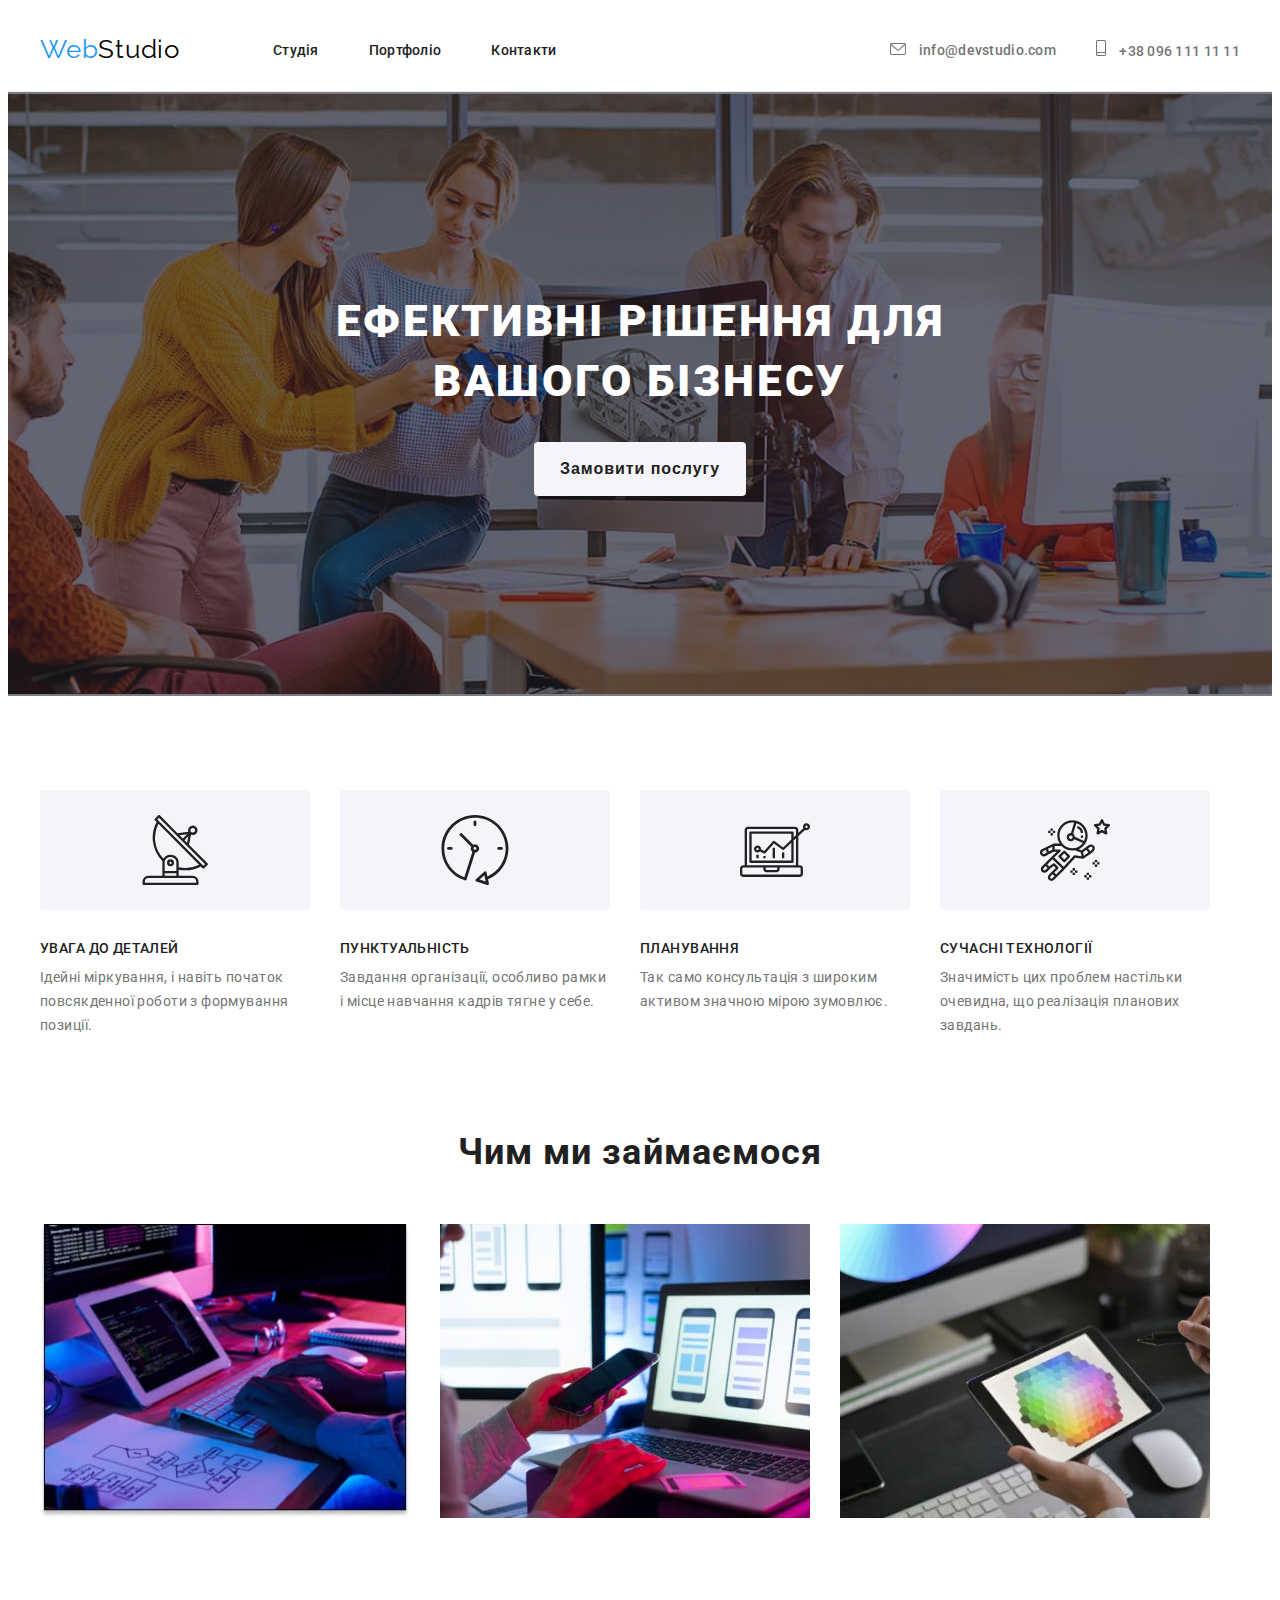
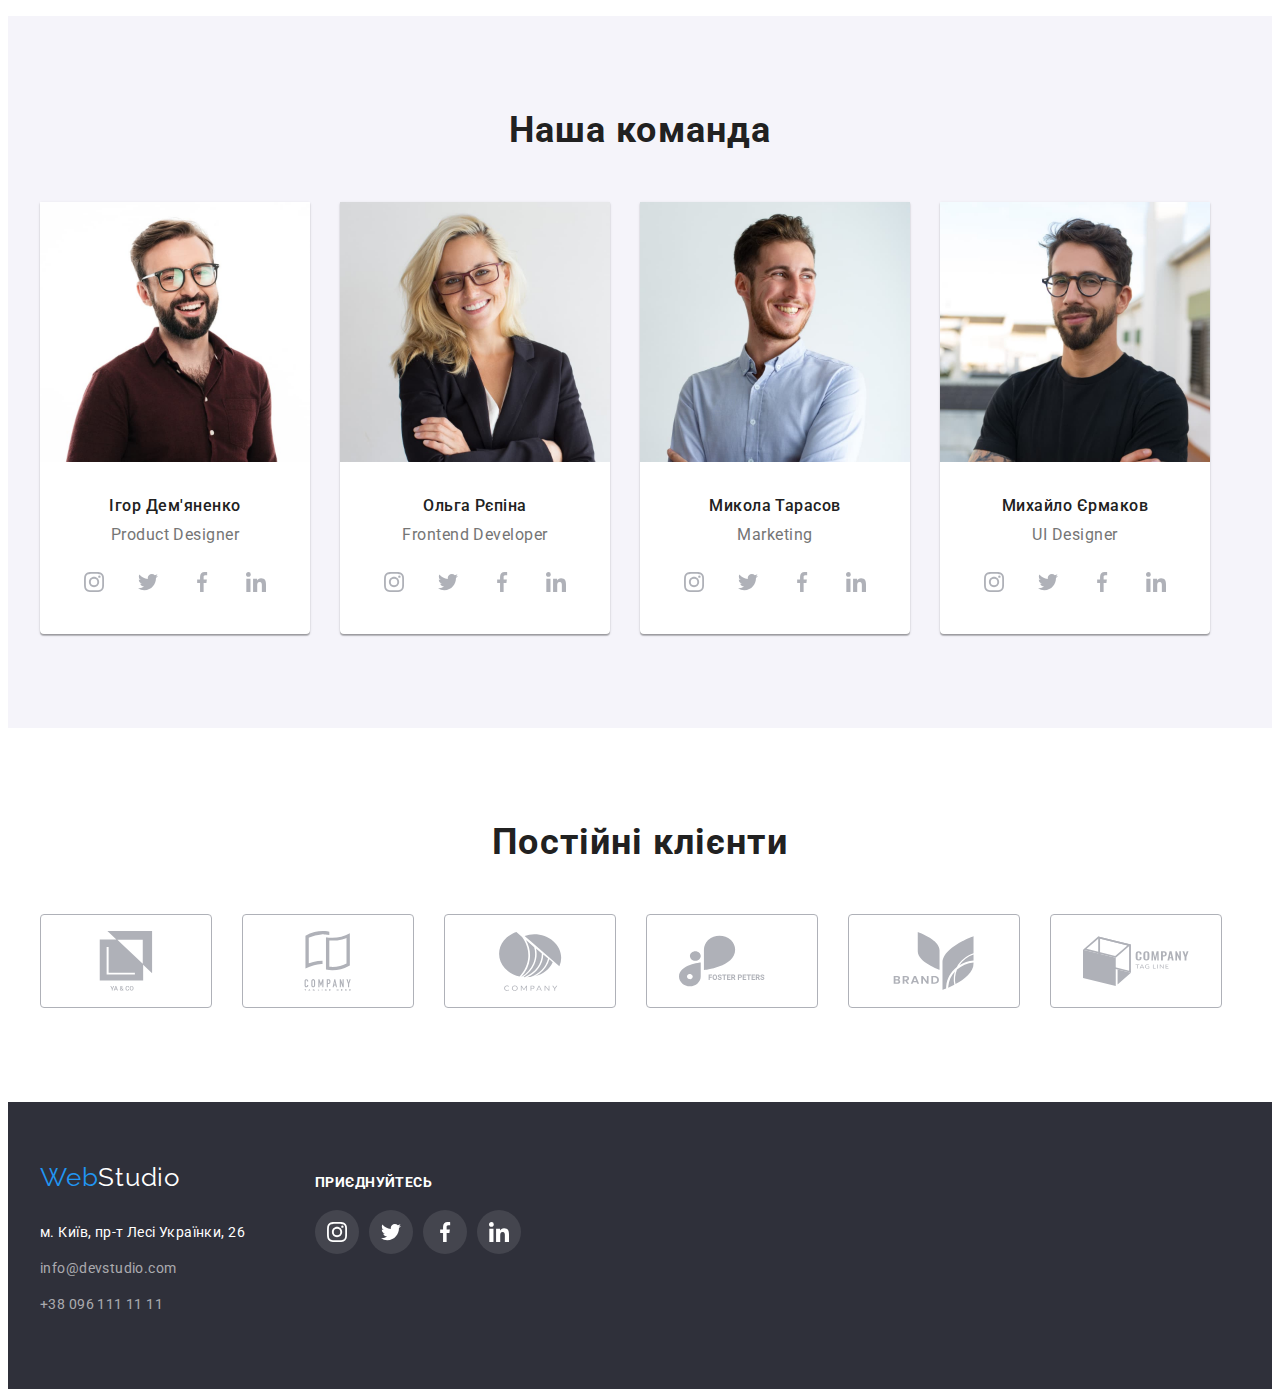
<file: index.html>
<!DOCTYPE html>
<html lang="uk">
  <head>
    <meta charset="UTF-8" />
    <meta http-equiv="X-UA-Compatible" content="IE=edge" />
    <meta name="viewport" content="width=device-width, initial-scale=1.0" />
    <title>HTML+CSS ДЗ №4</title>
    <link rel="preconnect" href="https://fonts.googleapis.com" />
    <link rel="preconnect" href="https://fonts.gstatic.com" crossorigin />
    <link
      href="https://fonts.googleapis.com/css2?family=Raleway:wght@700&family=Roboto:wght@400;500;700;900&display=swap"
      rel="stylesheet"
    />
    <link
      rel="stylesheet"
      href="https://cdnjs.cloudflare.com/ajax/libs/modern-normalize/1.1.0/modern-normalize.min.css"
      integrity="sha512-wpPYUAdjBVSE4KJnH1VR1HeZfpl1ub8YT/NKx4PuQ5NmX2tKuGu6U/JRp5y+Y8XG2tV+wKQpNHVUX03MfMFn9Q=="
      crossorigin="anonymous"
      referrerpolicy="no-referrer"
    />
    <link rel="stylesheet" href="./css/styles.css" />
  </head>
  <body>
    <!--  Верхня лінія  -->
    <header class="top-line">
      <div class="container top-conteiner">
        <nav class="t-nav">
          <a class="logo" href="./index.html"> <span class="logo-text-color">Web</span>Studio </a>
          <ul class="top-nav list">
            <li class="item">
              <a class="nav-link" href="./index.html">Студія</a>
            </li>
            <li class="item">
              <a class="nav-link" href="./portfolio.html">Портфоліо</a>
            </li>
            <li class="item">
              <a class="nav-link" href="#">Контакти</a>
            </li>
          </ul>
        </nav>
        <ul class="top-cont list">
          <li class="item">
            <a class="contact-link" href="mailto:info@devstudio.com">
              <svg class="contact-icon" width="16" height="12">
                <use xlink:href="./images/icons.svg#icon-envelope"></use>
              </svg>
              info@devstudio.com
            </a>
          </li>
          <li class="item">
            <a class="contact-link" href="tel:+380961111111">
              <svg class="contact-icon" width="10" height="16">
                <use xlink:href="./images/icons.svg#icon-smartphone"></use>
              </svg>
              +38 096 111 11 11
            </a>
          </li>
        </ul>
      </div>
    </header>
    <main>
      <!-- Шапка -->
      <div class="head">
        <section class="container head-container">
          <h1 class="head-title">Ефективні рішення для вашого бізнесу</h1>
          <button class="button head-button-font" type="button">Замовити послугу</button>
        </section>
      </div>
      <!-- Особливості -->
      <section class="section">
        <div class="container">
          <ul class="list features">
            <li class="item">
              <div class="icon-back">
                <svg class="features-icon" width="70" height="70">
                  <use href="./images/icons.svg#icon-antenna"></use>
                </svg>
              </div>
              <h3 class="features-title">УВАГА ДО ДЕТАЛЕЙ</h3>
              <p class="features-text">
                Ідейні міркування, і навіть початок повсякденної роботи з формування позиції.
              </p>
            </li>
            <li class="item">
              <div class="icon-back">
                <svg class="features-icon" width="70" height="70">
                  <use href="./images/icons.svg#icon-clock"></use>
                </svg>
              </div>
              <h3 class="features-title">ПУНКТУАЛЬНІСТЬ</h3>
              <p class="features-text">
                Завдання організації, особливо рамки і місце навчання кадрів тягне у себе.
              </p>
            </li>
            <li class="item">
              <div class="icon-back">
                <svg class="features-icon" width="70" height="70">
                  <use href="./images/icons.svg#icon-diagram"></use>
                </svg>
              </div>
              <h3 class="features-title">ПЛАНУВАННЯ</h3>
              <p class="features-text">
                Так само консультація з широким активом значною мірою зумовлює.
              </p>
            </li>
            <li class="item">
              <div class="icon-back">
                <svg class="features-icon" width="70" height="70">
                  <use href="./images/icons.svg#icon-astronaut"></use>
                </svg>
              </div>
              <h3 class="features-title">СУЧАСНІ ТЕХНОЛОГІЇ</h3>
              <p class="features-text">
                Значимість цих проблем настільки очевидна, що реалізація планових завдань.
              </p>
            </li>
          </ul>
        </div>
      </section>
      <!-- Чим ми займаємося -->
      <section class="section no-top-pad">
        <div class="container">
          <h2 class="work-title">Чим ми займаємося</h2>
          <ul class="list works">
            <li class="item">
              <img
                src="./images/img_1.jpg"
                alt="людина набирає текст програми на клавіатурі"
                width="370"
                height="294"
              />
            </li>
            <li class="item">
              <img
                src="./images/img_2.jpg"
                alt="людина за ноутбуком розробляє дизайн додатку на телефон"
                width="370"
                height="294"
              />
            </li>
            <li class="item">
              <img
                src="./images/img_3.jpg"
                alt="людина на планшеті обирає колір на діаграмі кольорів"
                width="370"
                height="294"
              />
            </li>
          </ul>
        </div>
      </section>
      <!-- Наша команда -->
      <section class="team section">
        <div class="container">
          <h2 class="team-title">Наша команда</h2>
          <ul class="list us-team">
            <li class="team-item">
              <img
                src="./images/photo_1.jpg"
                alt="фотограіфя Ігоря Дем'яненко"
                width="270"
                height="260"
              />
              <div class="team-block">
                <h3 class="team-name">Ігор Дем'яненко</h3>
                <p class="team-text">Product Designer</p>
              </div>
              <ul class="list social-list">
                <li class="social-item">
                  <a class="social-link" href="#">
                    <svg class="social-icon" width="20" height="20">
                      <use href="./images/icons.svg#icon-instagram"></use>
                    </svg>
                  </a>
                </li>
                <li class="social-item">
                  <a class="social-link" href="#">
                    <svg class="social-icon" width="20" height="20">
                      <use href="./images/icons.svg#icon-twitter"></use>
                    </svg>
                  </a>
                </li>
                <li class="social-item">
                  <a class="social-link" href="#">
                    <svg class="social-icon" width="20" height="20">
                      <use href="./images/icons.svg#icon-facebook"></use>
                    </svg>
                  </a>
                </li>
                <li class="social-item">
                  <a class="social-link" href="#">
                    <svg class="social-icon" width="20" height="20">
                      <use href="./images/icons.svg#icon-linkedin"></use>
                    </svg>
                  </a>
                </li>
              </ul>
            </li>
            <li class="team-item">
              <img
                src="./images/photo_2.jpg"
                alt="фотограіфя Ольги Рєпіної"
                width="270"
                height="260"
              />
              <div class="team-block">
                <h3 class="team-name">Ольга Рєпіна</h3>
                <p class="team-text">Frontend Developer</p>
              </div>
              <ul class="list social-list">
                <li class="social-item">
                  <a class="social-link" href="#">
                    <svg class="social-icon" width="20" height="20">
                      <use href="./images/icons.svg#icon-instagram"></use>
                    </svg>
                  </a>
                </li>
                <li class="social-item">
                  <a class="social-link" href="#">
                    <svg class="social-icon" width="20" height="20">
                      <use href="./images/icons.svg#icon-twitter"></use>
                    </svg>
                  </a>
                </li>
                <li class="social-item">
                  <a class="social-link" href="#">
                    <svg class="social-icon" width="20" height="20">
                      <use href="./images/icons.svg#icon-facebook"></use>
                    </svg>
                  </a>
                </li>
                <li class="social-item">
                  <a class="social-link" href="#">
                    <svg class="social-icon" width="20" height="20">
                      <use href="./images/icons.svg#icon-linkedin"></use>
                    </svg>
                  </a>
                </li>
              </ul>
            </li>
            <li class="team-item">
              <img
                src="./images/photo_3.jpg"
                alt="фотограіфя Миколи Тарасова"
                width="270"
                height="260"
              />
              <div class="team-block">
                <h3 class="team-name">Микола Тарасов</h3>
                <p class="team-text">Marketing</p>
              </div>
              <ul class="list social-list">
                <li class="social-item">
                  <a class="social-link" href="#">
                    <svg class="social-icon" width="20" height="20">
                      <use href="./images/icons.svg#icon-instagram"></use>
                    </svg>
                  </a>
                </li>
                <li class="social-item">
                  <a class="social-link" href="#">
                    <svg class="social-icon" width="20" height="20">
                      <use href="./images/icons.svg#icon-twitter"></use>
                    </svg>
                  </a>
                </li>
                <li class="social-item">
                  <a class="social-link" href="#">
                    <svg class="social-icon" width="20" height="20">
                      <use href="./images/icons.svg#icon-facebook"></use>
                    </svg>
                  </a>
                </li>
                <li class="social-item">
                  <a class="social-link" href="#">
                    <svg class="social-icon" width="20" height="20">
                      <use href="./images/icons.svg#icon-linkedin"></use>
                    </svg>
                  </a>
                </li>
              </ul>
            </li>
            <li class="team-item">
              <img
                src="./images/photo_4.jpg"
                alt="фотограіфя Михайла Єрмакова"
                width="270"
                height="260"
              />
              <div class="team-block">
                <h3 class="team-name">Михайло Єрмаков</h3>
                <p class="team-text">UI Designer</p>
              </div>
              <ul class="list social-list">
                <li class="social-item">
                  <a class="social-link" href="#">
                    <svg class="social-icon" width="20" height="20">
                      <use href="./images/icons.svg#icon-instagram"></use>
                    </svg>
                  </a>
                </li>
                <li class="social-item">
                  <a class="social-link" href="#">
                    <svg class="social-icon" width="20" height="20">
                      <use href="./images/icons.svg#icon-twitter"></use>
                    </svg>
                  </a>
                </li>
                <li class="social-item">
                  <a class="social-link" href="#">
                    <svg class="social-icon" width="20" height="20">
                      <use href="./images/icons.svg#icon-facebook"></use>
                    </svg>
                  </a>
                </li>
                <li class="social-item">
                  <a class="social-link" href="#">
                    <svg class="social-icon" width="20" height="20">
                      <use href="./images/icons.svg#icon-linkedin"></use>
                    </svg>
                  </a>
                </li>
              </ul>
            </li>
          </ul>
        </div>
      </section>
      <!-- Постійні клієнти -->
      <section class="section">
        <div class="container">
          <h2 class="clients-title">Постійні клієнти</h2>
          <ul class="list clients-list">
            <li class="clients-item">
              <a class="clients-link" href="#">
                <svg class="clients-icon" width="106" height="60">
                  <use href="./images/icons.svg#icon-logo_company_1"></use>
                </svg>
              </a>
            </li>
            <li class="clients-item">
              <a class="clients-link" href="#">
                <svg class="clients-icon" width="106" height="60">
                  <use href="./images/icons.svg#icon-logo_company_2"></use>
                </svg>
              </a>
            </li>
            <li class="clients-item">
              <a class="clients-link" href="#">
                <svg class="clients-icon" width="106" height="60">
                  <use href="./images/icons.svg#icon-logo_company_3"></use>
                </svg>
              </a>
            </li>
            <li class="clients-item">
              <a class="clients-link" href="#">
                <svg class="clients-icon" width="106" height="60">
                  <use href="./images/icons.svg#icon-logo_company_4"></use>
                </svg>
              </a>
            </li>
            <li class="clients-item">
              <a class="clients-link" href="#">
                <svg class="clients-icon" width="106" height="60">
                  <use href="./images/icons.svg#icon-logo_company_5"></use>
                </svg>
              </a>
            </li>
            <li class="clients-item">
              <a class="clients-link" href="#">
                <svg class="clients-icon" width="106" height="60">
                  <use href="./images/icons.svg#icon-logo_company_6"></use>
                </svg>
              </a>
            </li>
          </ul>
        </div>
      </section>
    </main>
    <!-- Підвал -->
    <footer class="footer">
      <div class="container fc">
        <div class="foot-container">
          <a class="footer-logo" href="./index.html">
            <span class="logo-text-color">Web</span>Studio
          </a>
          <address class="addr">
            <a class="footer-link footer-addr" href="">м. Київ, пр-т Лесі Українки, 26</a>
            <a class="footer-link footer-mail" href="mailto:info@devstudio.com"
              >info@devstudio.com</a
            >
            <a class="footer-link footer-tel" href="tel:+380961111111">+38 096 111 11 11</a>
          </address>
        </div>
        <div class="soc-cont">
          <h2 class="join-txt">Приєднуйтесь</h2>
          <ul class="list footer-social-list">
            <li class="footer-social-item">
              <a class="footer-social-link" href="#">
                <svg width="20" height="20">
                  <use href="./images/icons.svg#icon-instagram"></use>
                </svg>
              </a>
            </li>
            <li class="footer-social-item">
              <a class="footer-social-link" href="#">
                <svg width="20" height="20">
                  <use href="./images/icons.svg#icon-twitter"></use>
                </svg>
              </a>
            </li>
            <li class="footer-social-item">
              <a class="footer-social-link" href="#">
                <svg width="20" height="20">
                  <use href="./images/icons.svg#icon-facebook"></use>
                </svg>
              </a>
            </li>
            <li class="footer-social-item">
              <a class="footer-social-link" href="#">
                <svg width="20" height="20">
                  <use href="./images/icons.svg#icon-linkedin"></use>
                </svg>
              </a>
            </li>
          </ul>
        </div>
      </div>
    </footer>
  </body>
</html>
</file>
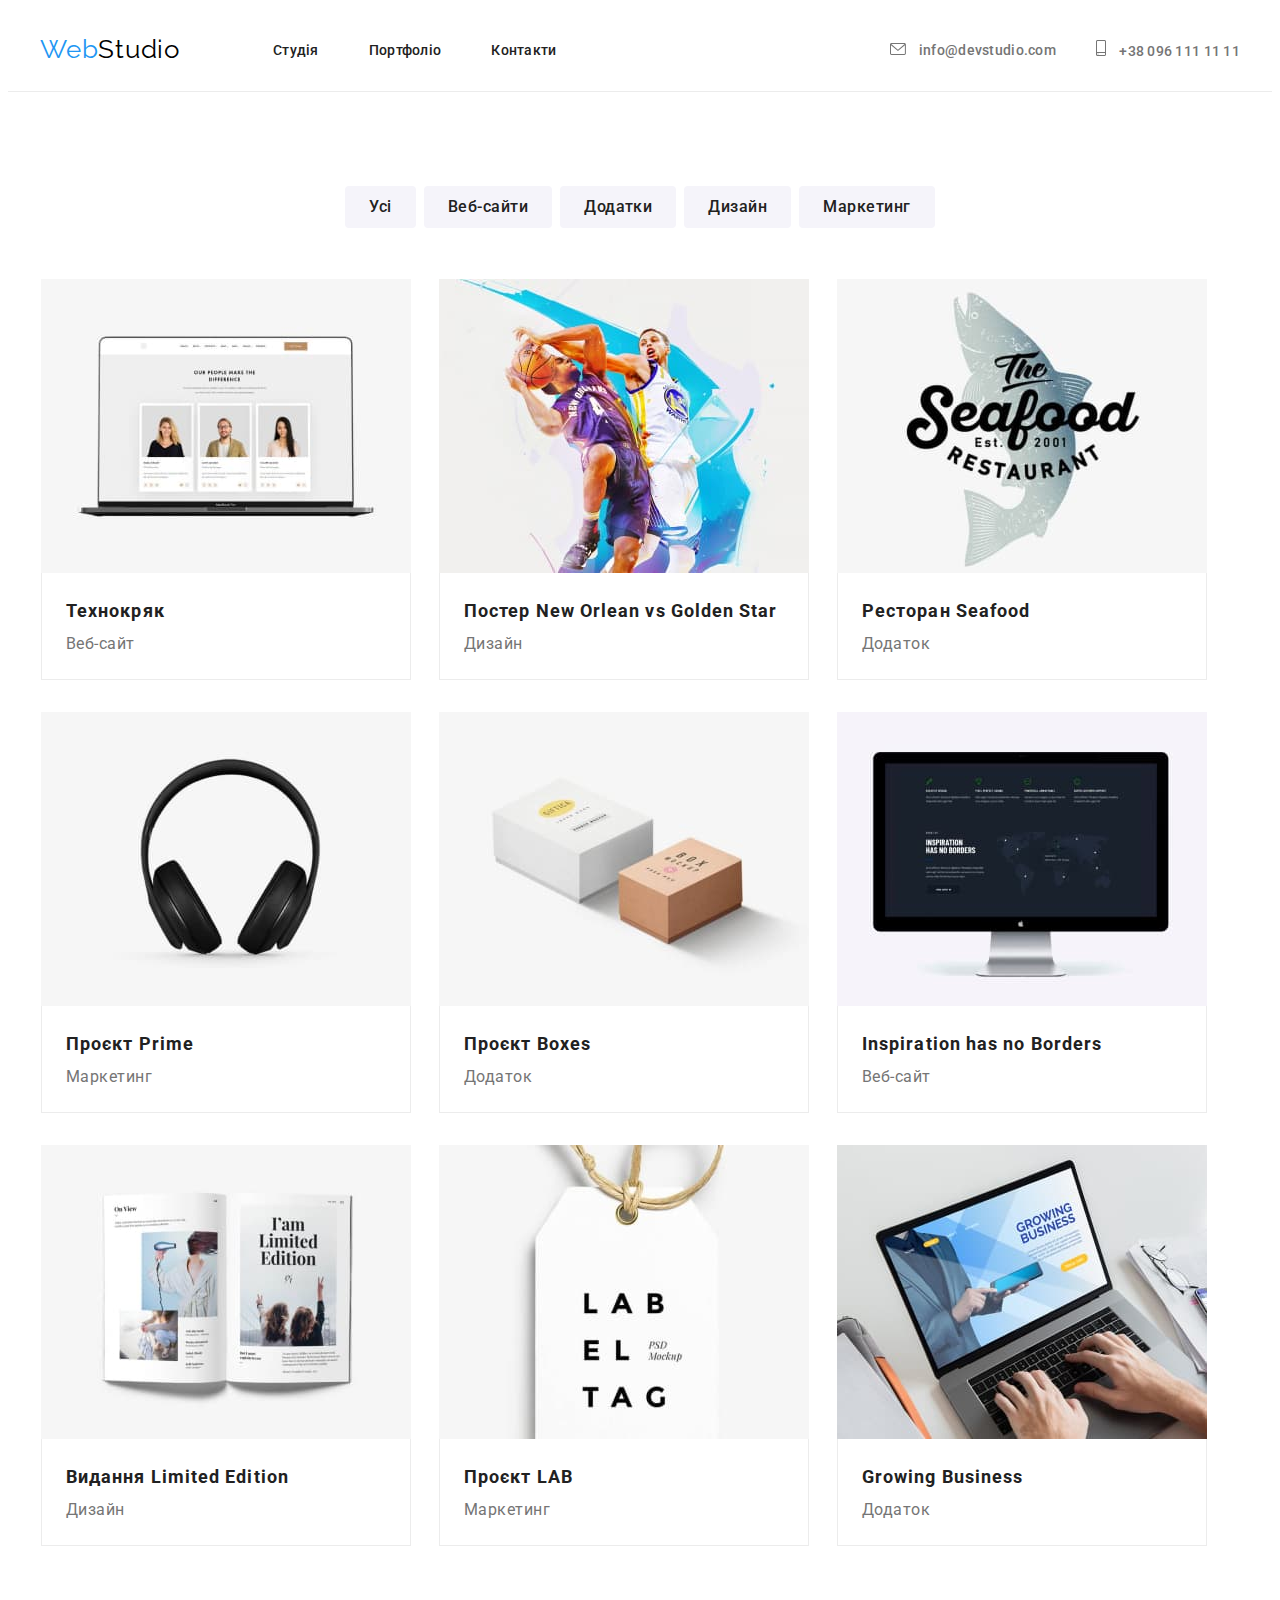
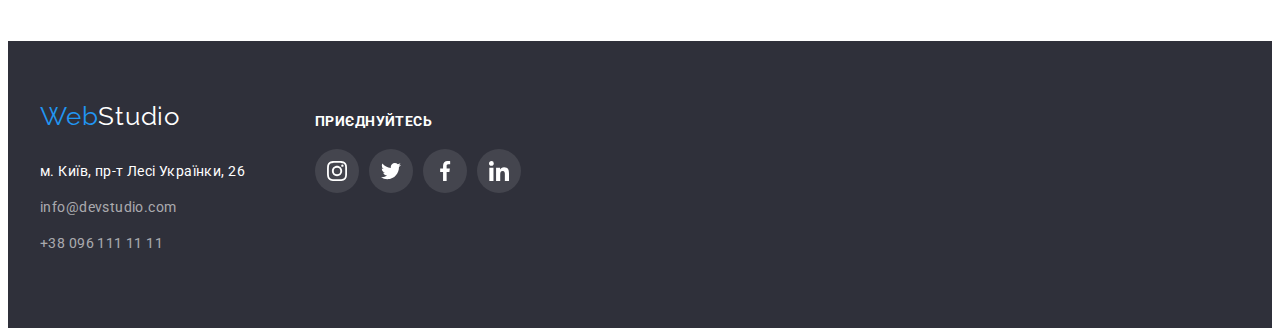
<file: portfolio.html>
<!DOCTYPE html>
<html lang="uk">
  <head>
    <meta charset="UTF-8" />
    <meta http-equiv="X-UA-Compatible" content="IE=edge" />
    <meta name="viewport" content="width=device-width, initial-scale=1.0" />
    <title>HTML+CSS ДЗ №4</title>
    <link rel="preconnect" href="https://fonts.googleapis.com" />
    <link rel="preconnect" href="https://fonts.gstatic.com" crossorigin />
    <link
      href="https://fonts.googleapis.com/css2?family=Raleway:wght@700&family=Roboto:wght@400;500;700;900&display=swap"
      rel="stylesheet"
    />
    <link
      rel="stylesheet"
      href="https://cdnjs.cloudflare.com/ajax/libs/modern-normalize/1.1.0/modern-normalize.min.css"
      integrity="sha512-wpPYUAdjBVSE4KJnH1VR1HeZfpl1ub8YT/NKx4PuQ5NmX2tKuGu6U/JRp5y+Y8XG2tV+wKQpNHVUX03MfMFn9Q=="
      crossorigin="anonymous"
      referrerpolicy="no-referrer"
    />
    <link rel="stylesheet" href="./css/styles.css" />
  </head>
  <body>
    <!--  Верхня лінія  -->
    <header class="top-line">
      <div class="container top-conteiner">
        <nav class="t-nav">
          <a class="logo" href="./index.html"> <span class="logo-text-color">Web</span>Studio </a>
          <ul class="top-nav list">
            <li class="item">
              <a class="nav-link" href="./index.html">Студія</a>
            </li>
            <li class="item">
              <a class="nav-link" href="./portfolio.html">Портфоліо</a>
            </li>
            <li class="item">
              <a class="nav-link" href="#">Контакти</a>
            </li>
          </ul>
        </nav>
        <ul class="top-cont list">
          <li class="item">
            <a class="contact-link" href="mailto:info@devstudio.com">
              <svg class="contact-icon" width="16" height="12">
                <use xlink:href="./images/icons.svg#icon-envelope"></use>
              </svg>
              info@devstudio.com
            </a>
          </li>
          <li class="item">
            <a class="contact-link" href="tel:+380961111111">
              <svg class="contact-icon" width="10" height="16">
                <use xlink:href="./images/icons.svg#icon-smartphone"></use>
              </svg>
              +38 096 111 11 11
            </a>
          </li>
        </ul>
      </div>
    </header>
    <main>
      <!-- Приклади робіт -->
      <section class="section">
        <div class="container">
          <h1 hidden>Селектори фільтрів</h1>
          <ul class="list filter-btn">
            <li class="item">
              <button class="button button-font" type="button">Усі</button>
            </li>
            <li class="item">
              <button class="button button-font" type="button">Веб-сайти</button>
            </li>
            <li class="item">
              <button class="button button-font" type="button">Додатки</button>
            </li>
            <li class="item">
              <button class="button button-font" type="button">Дизайн</button>
            </li>
            <li class="item">
              <button class="button button-font" type="button">Маркетинг</button>
            </li>
          </ul>
          <h2 hidden>Приклади робіт</h2>
          <ul class="list examples">
            <li class="item">
              <a class="example-link" href="#">
                <img
                  src="./images/sample_1.jpg"
                  alt="Зображення прикладу сторінки з сайту на екрані ноутбука"
                  width="370"
                  height="294"
                />
                <div class="example-block">
                  <h3 class="example-title">Технокряк</h3>
                  <p class="example-text">Веб-сайт</p>
                </div>
              </a>
            </li>
            <li class="item">
              <a class="example-link" href="#">
                <img
                  src="./images/sample_2.jpg"
                  alt="Зображення двох спортсменів баскетболістів на момент кидку мяча у кільце"
                  width="370"
                  height="294"
                />
                <div class="example-block">
                  <h3 class="example-title">Постер New Orlean vs Golden Star</h3>
                  <p class="example-text">Дизайн</p>
                </div>
              </a>
            </li>
            <li class="item">
              <a class="example-link" href="#">
                <img
                  src="./images/sample_3.jpg"
                  alt="Логотип ресторану на якому зображено рибу та назву ресторану"
                  width="370"
                  height="294"
                />
                <div class="example-block">
                  <h3 class="example-title">Ресторан Seafood</h3>
                  <p class="example-text">Додаток</p>
                </div>
              </a>
            </li>
            <li class="item">
              <a class="example-link" href="#">
                <img
                  src="./images/sample_4.jpg"
                  alt="Фотографія навушників"
                  width="370"
                  height="294"
                />
                <div class="example-block">
                  <h3 class="example-title">Проєкт Prime</h3>
                  <p class="example-text">Маркетинг</p>
                </div>
              </a>
            </li>
            <li class="item">
              <a class="example-link" href="#">
                <img
                  src="./images/sample_5.jpg"
                  alt="Зображення двох паперових коробочок білого та оранжевого кольору різного розміру"
                  width="370"
                  height="294"
                />
                <div class="example-block">
                  <h3 class="example-title">Проєкт Boxes</h3>
                  <p class="example-text">Додаток</p>
                </div>
              </a>
            </li>
            <li class="item">
              <a class="example-link" href="#">
                <img
                  src="./images/sample_6.jpg"
                  alt="На екрані монітору стартова сторінка дивного сайту"
                  width="370"
                  height="294"
                />
                <div class="example-block">
                  <h3 class="example-title">Inspiration has no Borders</h3>
                  <p class="example-text">Веб-сайт</p>
                </div>
              </a>
            </li>
            <li class="item">
              <a class="example-link" href="#">
                <img
                  src="./images/sample_7.jpg"
                  alt="Зображено розгорнута сторінка якогось примірника журналу"
                  width="370"
                  height="294"
                />
                <div class="example-block">
                  <h3 class="example-title">Видання Limited Edition</h3>
                  <p class="example-text">Дизайн</p>
                </div>
              </a>
            </li>
            <li class="item">
              <a class="example-link" href="#">
                <img
                  src="./images/sample_8.jpg"
                  alt="Стилізована картонна бірка із назвою компанії"
                  width="370"
                  height="294"
                />
                <div class="example-block">
                  <h3 class="example-title">Проєкт LAB</h3>
                  <p class="example-text">Маркетинг</p>
                </div>
              </a>
            </li>
            <li class="item">
              <a class="example-link" href="#">
                <img
                  src="./images/sample_9.jpg"
                  alt="Людина на ноутбуці переглядає бізнес сайт"
                  width="370"
                  height="294"
                />
                <div class="example-block">
                  <h3 class="example-title">Growing Business</h3>
                  <p class="example-text">Додаток</p>
                </div>
              </a>
            </li>
          </ul>
        </div>
      </section>
    </main>
    <!-- Підвал -->
    <footer class="footer">
      <div class="container fc">
        <div class="foot-container">
          <a class="footer-logo" href="./index.html">
            <span class="logo-text-color">Web</span>Studio
          </a>
          <address class="addr">
            <a class="footer-link footer-addr" href="">м. Київ, пр-т Лесі Українки, 26</a>
            <a class="footer-link footer-mail" href="mailto:info@devstudio.com"
              >info@devstudio.com</a
            >
            <a class="footer-link footer-tel" href="tel:+380961111111">+38 096 111 11 11</a>
          </address>
        </div>
        <div class="soc-cont">
          <h2 class="join-txt">Приєднуйтесь</h2>
          <ul class="list footer-social-list">
            <li class="footer-social-item">
              <a class="footer-social-link" href="#">
                <svg width="20" height="20">
                  <use href="./images/icons.svg#icon-instagram"></use>
                </svg>
              </a>
            </li>
            <li class="footer-social-item">
              <a class="footer-social-link" href="#">
                <svg width="20" height="20">
                  <use href="./images/icons.svg#icon-twitter"></use>
                </svg>
              </a>
            </li>
            <li class="footer-social-item">
              <a class="footer-social-link" href="#">
                <svg width="20" height="20">
                  <use href="./images/icons.svg#icon-facebook"></use>
                </svg>
              </a>
            </li>
            <li class="footer-social-item">
              <a class="footer-social-link" href="#">
                <svg width="20" height="20">
                  <use href="./images/icons.svg#icon-linkedin"></use>
                </svg>
              </a>
            </li>
          </ul>
        </div>
      </div>
    </footer>
  </body>
</html>
</file>
<file: css/styles.css>
:root {
  --color-text: #757575;
  --color-title: #212121;
  --color-selected: #2196f3;
  --color-background: #f5f4fa;
  --color-footer-bg: #2f303a;
  --color-primary-title: #ffffff;
  --color-line: #ececec;
  --color-social-icons: #afb1b8;
}

body {
  background-color: #ffffff;
  color: var(--color-text);
  font-family: 'Roboto', 'Verdana', 'Tahoma', sans-serif;
  font-style: normal;
}

h1,
h2,
h3,
p {
  margin-top: 0;
  margin-bottom: 0;
}

.list {
  margin-top: 0;
  margin-bottom: 0;
  padding-left: 0;
  list-style-type: none;
}

.container {
  margin-left: auto;
  margin-right: auto;
  width: 1200px;
  padding-left: 15px;
  padding-right: 15px;
}

.top-conteiner,
.t-nav {
  display: flex;
  align-items: center;
}

.top-nav {
  display: flex;
  align-items: center;
  margin-left: 93px;
}
.top-cont {
  display: flex;
  align-items: center;
  margin-left: auto;
}

.top-nav .item + .item {
  margin-left: 50px;
}

.top-cont .item + .item {
  margin-left: 40px;
}

.section {
  padding-top: 94px;
  padding-bottom: 94px;
}

.section.no-top-pad {
  padding-top: 0;
}

.top-line {
  border-bottom: 1px solid var(--color-line);
}

.logo-text-color {
  color: var(--color-selected);
}

.logo {
  display: block;

  color: #000000;
  font-family: 'Raleway';
  font-size: 26px;
  line-height: 1.192;
  letter-spacing: 0.03em;
  text-decoration: none;
}
.footer-logo {
  font-family: 'Raleway';
  font-size: 26px;
  line-height: 1.192;
  letter-spacing: 0.03em;
  text-decoration: none;
}

.nav-link {
  display: block;
  padding-top: 32px;
  padding-bottom: 32px;

  color: var(--color-title);
  font-weight: 500;
  font-size: 14px;
  line-height: 1.143;
  letter-spacing: 0.02em;
  text-decoration: none;
}

.features-title {
  color: var(--color-title);
  font-weight: 500;
  font-size: 14px;
  line-height: 1.143;
  letter-spacing: 0.02em;
  text-decoration: none;
}
.features-title {
  margin-bottom: 10px;
}

.contact-link {
  display: inline-block;
  padding-top: 32px;
  padding-bottom: 32px;
  align-items: center;
  color: var(--color-text);
  font-weight: 500;
  font-size: 14px;
  line-height: 1.143;
  letter-spacing: 0.02em;
  text-decoration: none;
}

.contact-icon {
  margin-right: 10px;
  fill: currentColor;
}

.nav-link:hover,
.nav-link:focus,
.contact-link:hover,
.contact-link:focus {
  color: var(--color-selected);
  fill: currentColor;
}

.head {
  text-align: center;
  padding-top: 200px;
  padding-bottom: 200px;
  background: rgba(47, 48, 58, 0.4);
  background-image: linear-gradient(rgba(47, 48, 58, 0.4), rgba(47, 48, 58, 0.4)),
    url(../images/overlay.jpg);
  background-repeat: no-repeat;
  background-position: center;
}

.head-title {
  margin-left: auto;
  margin-right: auto;
  width: 696px;

  color: var(--color-primary-title);
  margin-bottom: 30px;
}

.head-title {
  font-weight: 900;
  font-size: 44px;
  line-height: 1.363;
  text-align: center;
  letter-spacing: 0.06em;
  text-transform: uppercase;
}

.head-button-font {
  padding: 10px 24px;

  color: #ffffff;
  font-weight: 700;
  font-size: 16px;
  line-height: 1.875;
  text-align: center;
  letter-spacing: 0.06em;
}

.icon-back {
  display: flex;
  align-items: center;
  justify-content: center;
  width: 270px;
  height: 120px;
  border: transparent;
  border-radius: 4px;
  background: var(--color-background);
  margin-bottom: 30px;
}

.features {
  display: flex;
}
.features .item + .item {
  margin-left: 30px;
}
.features .item {
  width: 270px;
}

.features-icon {
  fill: #212121;
}

.features-title {
  color: var(--color-title);
  font-size: 14px;
  line-height: 1.143;
  letter-spacing: 0.03em;
  text-transform: uppercase;
}
.features-text {
  font-size: 14px;
  line-height: 1.714;
  letter-spacing: 0.03em;
}

.works {
  display: flex;
}
.works .item + .item {
  margin-left: 30px;
}

.us-team {
  display: flex;
}
.us-team .team-item + .team-item {
  margin-left: 30px;
}

.team-item {
  box-shadow: 0px 1px 3px rgba(0, 0, 0, 0.12), 0px 1px 1px rgba(0, 0, 0, 0.14),
    0px 2px 1px rgba(0, 0, 0, 0.2);
  border-radius: 0px 0px 4px 4px;
}

.team-block {
  padding-top: 30px;
  padding-bottom: 16px;
}

.work-title,
.team-title,
.clients-title {
  margin-bottom: 50px;
  color: var(--color-title);
  font-size: 36px;
  line-height: 1.166;
  text-align: center;
  letter-spacing: 0.03em;
}

.team-name {
  margin-bottom: 10px;
  color: var(--color-title);
  font-weight: 500;
  font-size: 16px;
  line-height: 1.188;
  text-align: center;
  letter-spacing: 0.03em;
}

.team-text {
  font-weight: 400;
  font-size: 16px;
  line-height: 1.188;
  text-align: center;
  letter-spacing: 0.03em;
}

.social-list {
  display: flex;
  align-items: center;
  justify-content: center;
  gap: 10px;
  padding-bottom: 30px;
}

.social-item {
  width: 44px;
  height: 44px;
}

.social-link {
  display: flex;
  align-items: center;
  justify-content: center;
  width: 100%;
  height: 100%;
  border-radius: 50%;
  fill: var(--color-social-icons);
}
.social-link:hover,
.social-link:focus {
  background-color: var(--color-selected);
  fill: var(--color-primary-title);
}

.clients-list {
  display: flex;
  gap: 30px;
}

.clients-link {
  display: flex;
  align-items: center;
  justify-content: center;
  width: 170px;
  height: 92px;
  border: 1px solid var(--color-social-icons);
  border-radius: 4px;
  fill: var(--color-social-icons);
}
.clients-link:hover,
.clients-link:focus {
  border-color: var(--color-selected);
  fill: var(--color-selected);
}

.button {
  background-color: var(--color-background);
  color: var(--color-title);
  border-radius: 4px;
  border-color: transparent;
  cursor: pointer;
}

.button:hover,
.button:focus {
  background-color: var(--color-selected);
  color: var(--color-primary-title);
  box-shadow: 0px 3px 1px rgba(0, 0, 0, 0.1), 0px 1px 2px rgba(0, 0, 0, 0.08),
    0px 2px 2px rgba(0, 0, 0, 0.12);
}

.button-font {
  padding: 6px 22px;
  font-family: 'Roboto';
  font-weight: 500;
  font-size: 16px;
  line-height: 1.625;
  text-align: center;
  letter-spacing: 0.03em;
}

.filter-btn {
  display: flex;
  justify-content: center;
  margin-bottom: 50px;
}
.filter-btn .item + .item {
  margin-left: 8px;
}

.examples {
  display: flex;
  flex-wrap: wrap;
}
.examples .item {
  margin-right: 26px;
  margin-bottom: 30px;
}
.examples .item:nth-child(3n) {
  margin-right: 0;
}
.examples .item:nth-last-child(-n + 3) {
  margin-bottom: 0;
}

.example-block {
  padding: 20px 24px;
  border-left: 1px solid var(--color-line);
  border-right: 1px solid var(--color-line);
  border-bottom: 1px solid var(--color-line);
}

.example-title {
  color: var(--color-title);
  font-size: 18px;
  line-height: 2;
  letter-spacing: 0.06em;
}

.example-text {
  color: var(--color-text);
  font-size: 16px;
  line-height: 1.875;
  letter-spacing: 0.03em;
}

.example-link {
  text-decoration: none;
  display: inline-grid;
  border: 1px solid var(--color-primary-title);
}
.example-link:hover,
.example-link:focus {
  border: 1px solid #eeeeee;
  box-shadow: 0px 1px 1px rgba(0, 0, 0, 0.12), 0px 4px 4px rgba(0, 0, 0, 0.06),
    1px 4px 6px rgba(0, 0, 0, 0.16);
}

.footer {
  background-color: var(--color-footer-bg);
  padding-top: 60px;
  padding-bottom: 60px;
}

.fc {
  display: flex;
  gap: 70px;
}

.foot-container {
  display: flex;
  flex-direction: column;
}

.footer-logo {
  color: var(--color-primary-title);
}

.footer-addr {
  color: var(--color-primary-title);
}

.addr {
  display: flex;
  flex-direction: column;
  margin-top: 28px;
  font-style: normal;
}

.footer-link {
  margin-bottom: 12px;
  color: rgba(255, 255, 255, 0.6);
  font-weight: 400;
  font-size: 14px;
  line-height: 1.714;
  letter-spacing: 0.03em;
  text-decoration: none;
}

.footer-addr {
  color: #ffffff;
}

.soc-cont {
  padding-top: 12px;
}

.join-txt {
  color: var(--color-primary-title);
  font-size: 14px;
  line-height: 1.143;
  letter-spacing: 0.03em;
  text-transform: uppercase;
}

.footer-social-list {
  display: flex;
  align-items: center;
  justify-content: center;
  gap: 10px;
  padding-top: 20px;
}

.footer-social-item {
  width: 44px;
  height: 44px;
}

.footer-social-link {
  display: flex;
  align-items: center;
  justify-content: center;
  width: 100%;
  height: 100%;
  background-color: rgba(255, 255, 255, 0.1);
  border-radius: 50%;
  fill: var(--color-primary-title);
}
.footer-social-link:hover,
.footer-social-link:focus {
  background-color: var(--color-selected);
}

.team {
  background-color: var(--color-background);
}

.team-item {
  background-color: var(--color-primary-title);
}
</file>
